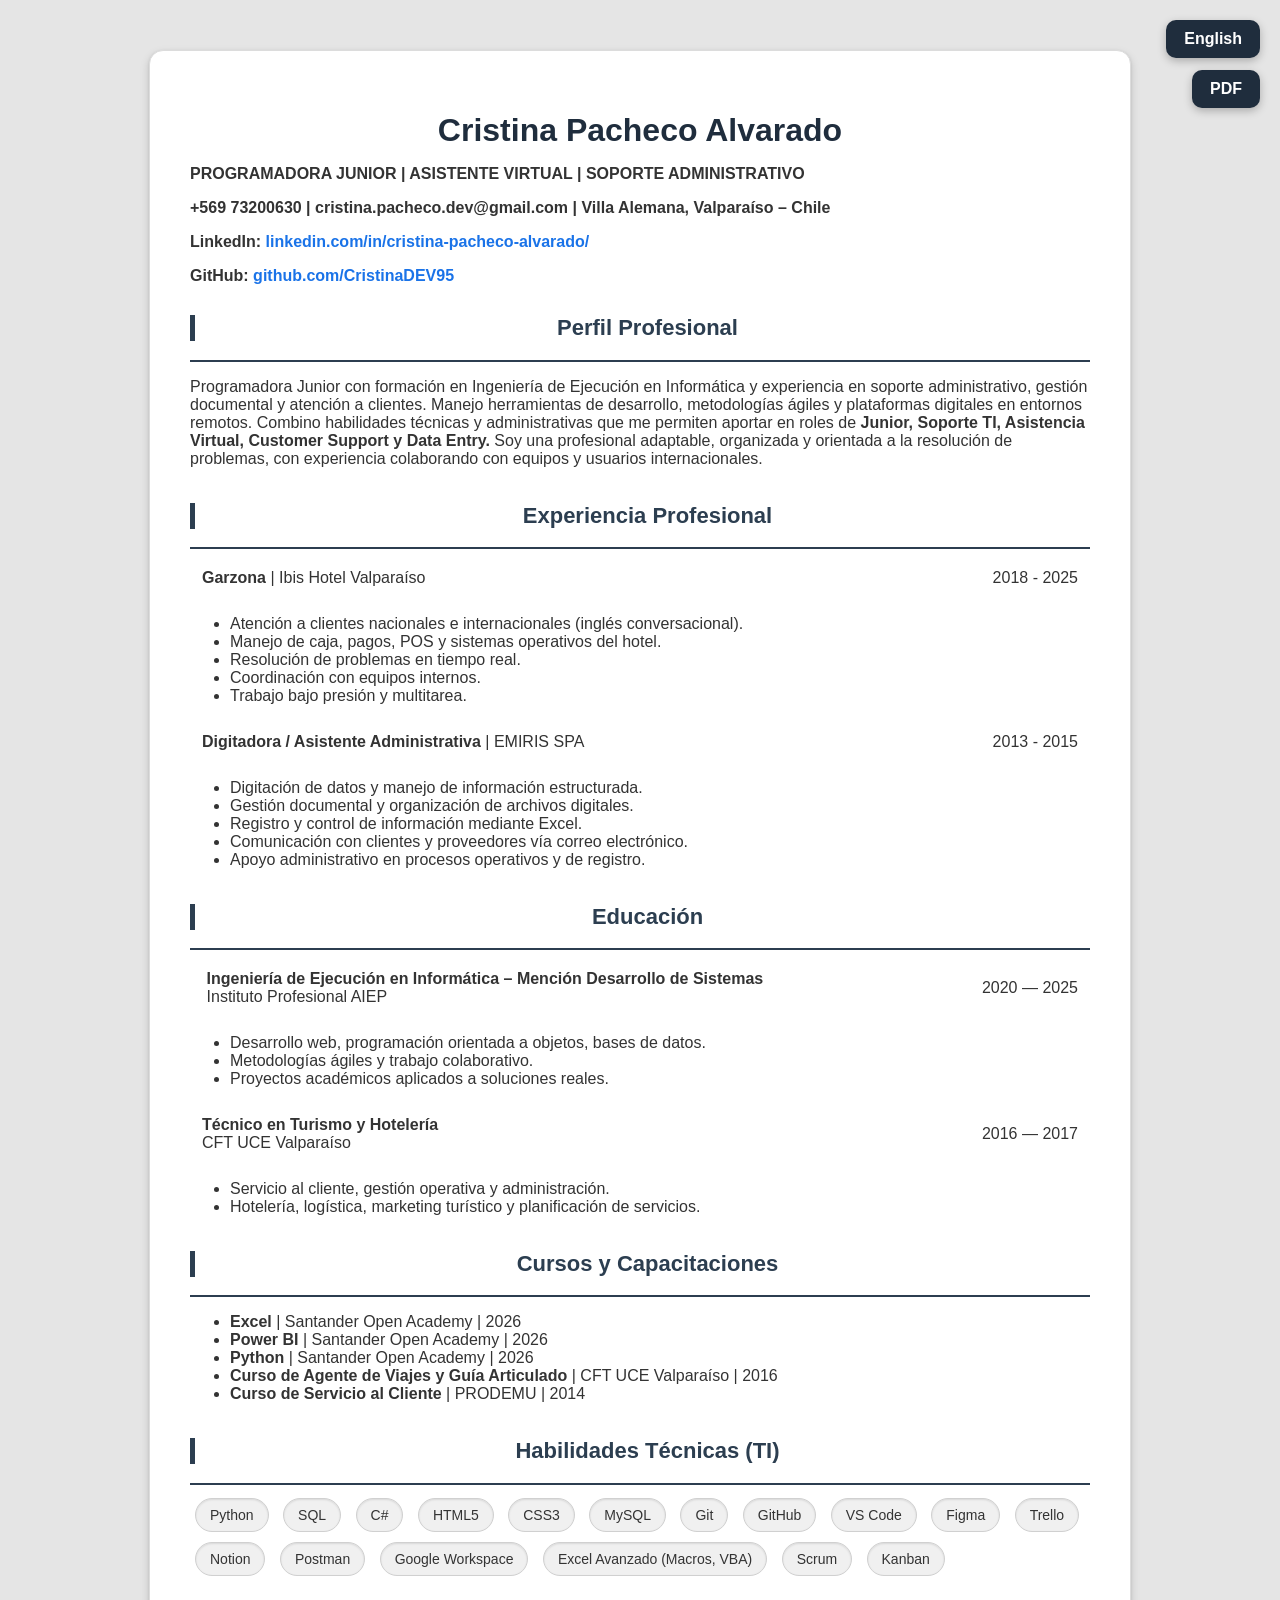
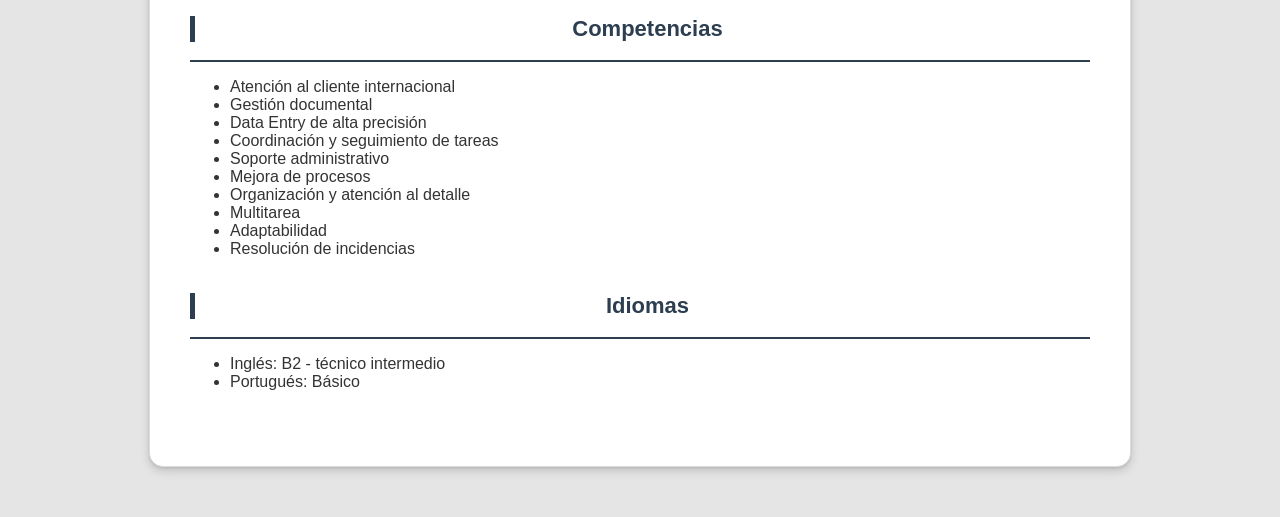
<file: index.html>
<!DOCTYPE html>
<html lang="es">
<head>
    <meta charset="UTF-8">
    <meta name="viewport" content="width=device-width, initial-scale=1.0">
    <title>Cristina Pacheco Alvarado – Resume</title>
    <link rel="stylesheet" href="style.css">
</head>

<body>

    <!-- Botón flotante para cambiar a inglés -->
    <div class="language-switch">
        <a href="english.html">English</a>
    </div>

    
    <div class="download_pdf">
        <a href="doc_/0CV_esp_Cristina Pacheco.pdf" target="_blank">PDF</a>
    </div>

    <div class="container">
        <h1>Cristina Pacheco Alvarado</h1>
        <div class="header-info">
            <p><strong>PROGRAMADORA JUNIOR | ASISTENTE VIRTUAL | SOPORTE ADMINISTRATIVO</strong></p>
            <p><strong>+569 73200630 | cristina.pacheco.dev@gmail.com | Villa Alemana, Valparaíso – Chile</strong> </p>
            <p><strong>LinkedIn:</strong> <a href="https://linkedin.com/in/cristina-pacheco-alvarado/" target="_blank">linkedin.com/in/cristina-pacheco-alvarado/</a></p>
            <p><strong>GitHub:</strong> <a href="https://github.com/CristinaDEV95" target="_blank">github.com/CristinaDEV95</a></p>
        </div>

        <div class="section">
            <h2>Perfil Profesional</h2>
            <hr>
            <p>
                Programadora Junior con formación en Ingeniería de Ejecución en Informática y experiencia en soporte administrativo, gestión documental y atención a clientes. Manejo herramientas de desarrollo, metodologías ágiles y plataformas digitales en entornos remotos. Combino habilidades técnicas y administrativas que me permiten aportar en roles de <strong> Junior, Soporte TI, Asistencia Virtual, Customer Support y Data Entry.</strong> Soy una profesional adaptable, organizada y orientada a la resolución de problemas, con experiencia colaborando con equipos y usuarios internacionales.
            </p>
        </div>

        <div class="section">
            <h2>Experiencia Profesional</h2>
            <hr>
            <table style="width: 100%">
                <tr>
                    <td style="text-align: left; padding: 10px;"><strong>Garzona</strong> | Ibis Hotel Valparaíso</td>
                    <td style="text-align: right; padding: 10px;">2018 - 2025</td>
                </tr>
            </table>
            <ul>
                <li>Atención a clientes nacionales e internacionales (inglés conversacional).</li>
                <li>Manejo de caja, pagos, POS y sistemas operativos del hotel.</li>
                <li>Resolución de problemas en tiempo real.</li>
                <li>Coordinación con equipos internos.</li>
                <li>Trabajo bajo presión y multitarea.</li>
            </ul>

            <table style="width: 100%">
                <tr>
                    <td style="text-align: left; padding: 10px;"><strong>Digitadora / Asistente Administrativa</strong> | EMIRIS SPA</td>
                    <td style="text-align: right; padding: 10px;">2013 - 2015</td>
                </tr>
            </table>
            <ul>
                <li>Digitación de datos y manejo de información estructurada.</li>
                <li>Gestión documental y organización de archivos digitales.</li>
                <li>Registro y control de información mediante Excel.</li>
                <li>Comunicación con clientes y proveedores vía correo electrónico.</li>
                <li>Apoyo administrativo en procesos operativos y de registro.</li>
            </ul>
        </div>

        <div class="section">
            <h2>Educación</h2>
            <hr>

            <table style="width: 100%">
                <th>
                    <td style="text-align: left; padding: 10px;"><strong>Ingeniería de Ejecución en Informática – Mención Desarrollo de Sistemas</strong><br>Instituto Profesional AIEP</td>
                    <td style="text-align: right; padding: 10px;"> 2020 — 2025</td>
                </tr>
            </table>
            <ul>
                <li>Desarrollo web, programación orientada a objetos, bases de datos.</li>
                <li>Metodologías ágiles y trabajo colaborativo.</li>
                <li>Proyectos académicos aplicados a soluciones reales.</li>
            </ul>

            <table style="width: 100%">
                <tr>
                    <td style="text-align: left; padding: 10px;"><strong>Técnico en Turismo y Hotelería</strong><br>CFT UCE Valparaíso</td>
                    <td style="text-align: right; padding: 10px;"> 2016 — 2017</td>
                </tr>
            </table>
            <ul>
                <li>Servicio al cliente, gestión operativa y administración.</li>
                <li>Hotelería, logística, marketing turístico y planificación de servicios.</li>
            </ul>
        </div>

        <div class="section">
            <h2>Cursos y Capacitaciones</h2>
            <hr>
            <ul>
                <li><strong>Excel </strong> | Santander Open Academy | 2026</li>
                <li><strong>Power BI </strong> | Santander Open Academy | 2026</li>
                <li><strong>Python</strong> | Santander Open Academy | 2026</li>
                <li><strong>Curso de Agente de Viajes y Guía Articulado</strong> | CFT UCE Valparaíso | 2016</li>
                <li><strong>Curso de Servicio al Cliente</strong> | PRODEMU | 2014</li>
            </ul>      
        
        </div>
        <div class="section">
            <h2>Habilidades Técnicas (TI)</h2>
            <hr>
            <div class="skills">
                <span>Python</span>
                <span>SQL</span>
                <span>C#</span>
                <span>HTML5</span>
                <span>CSS3</span>
                <span>MySQL</span>
                <span>Git</span>
                <span>GitHub</span>
                <span>VS Code</span>
                <span>Figma</span>
                <span>Trello</span>
                <span>Notion</span>
                <span>Postman</span>
                <span>Google Workspace</span>
                <span>Excel Avanzado (Macros, VBA)</span>
                <span>Scrum</span>
                <span>Kanban</span>
            </div>
        </div>

        <div class="section">
            <h2>Competencias</h2>
            <hr>
            <ul>
                <li>Atención al cliente internacional</li>
                <li>Gestión documental</li>
                <li>Data Entry de alta precisión</li>
                <li>Coordinación y seguimiento de tareas</li>
                <li>Soporte administrativo</li>
                <li>Mejora de procesos</li>
                <li>Organización y atención al detalle</li>
                <li>Multitarea</li>
                <li>Adaptabilidad</li>
                <li>Resolución de incidencias</li>
            </ul>
        </div>

        <div class="section">
            <h2>Idiomas</h2>
            <hr>
            <div class="skills">
                <ul>
                    <li>Inglés: B2 - técnico intermedio</li>
                    <li>Portugués: Básico</li>
                </ul>
            </div>
        </div>
    </div>
</body>
</html>
</file>
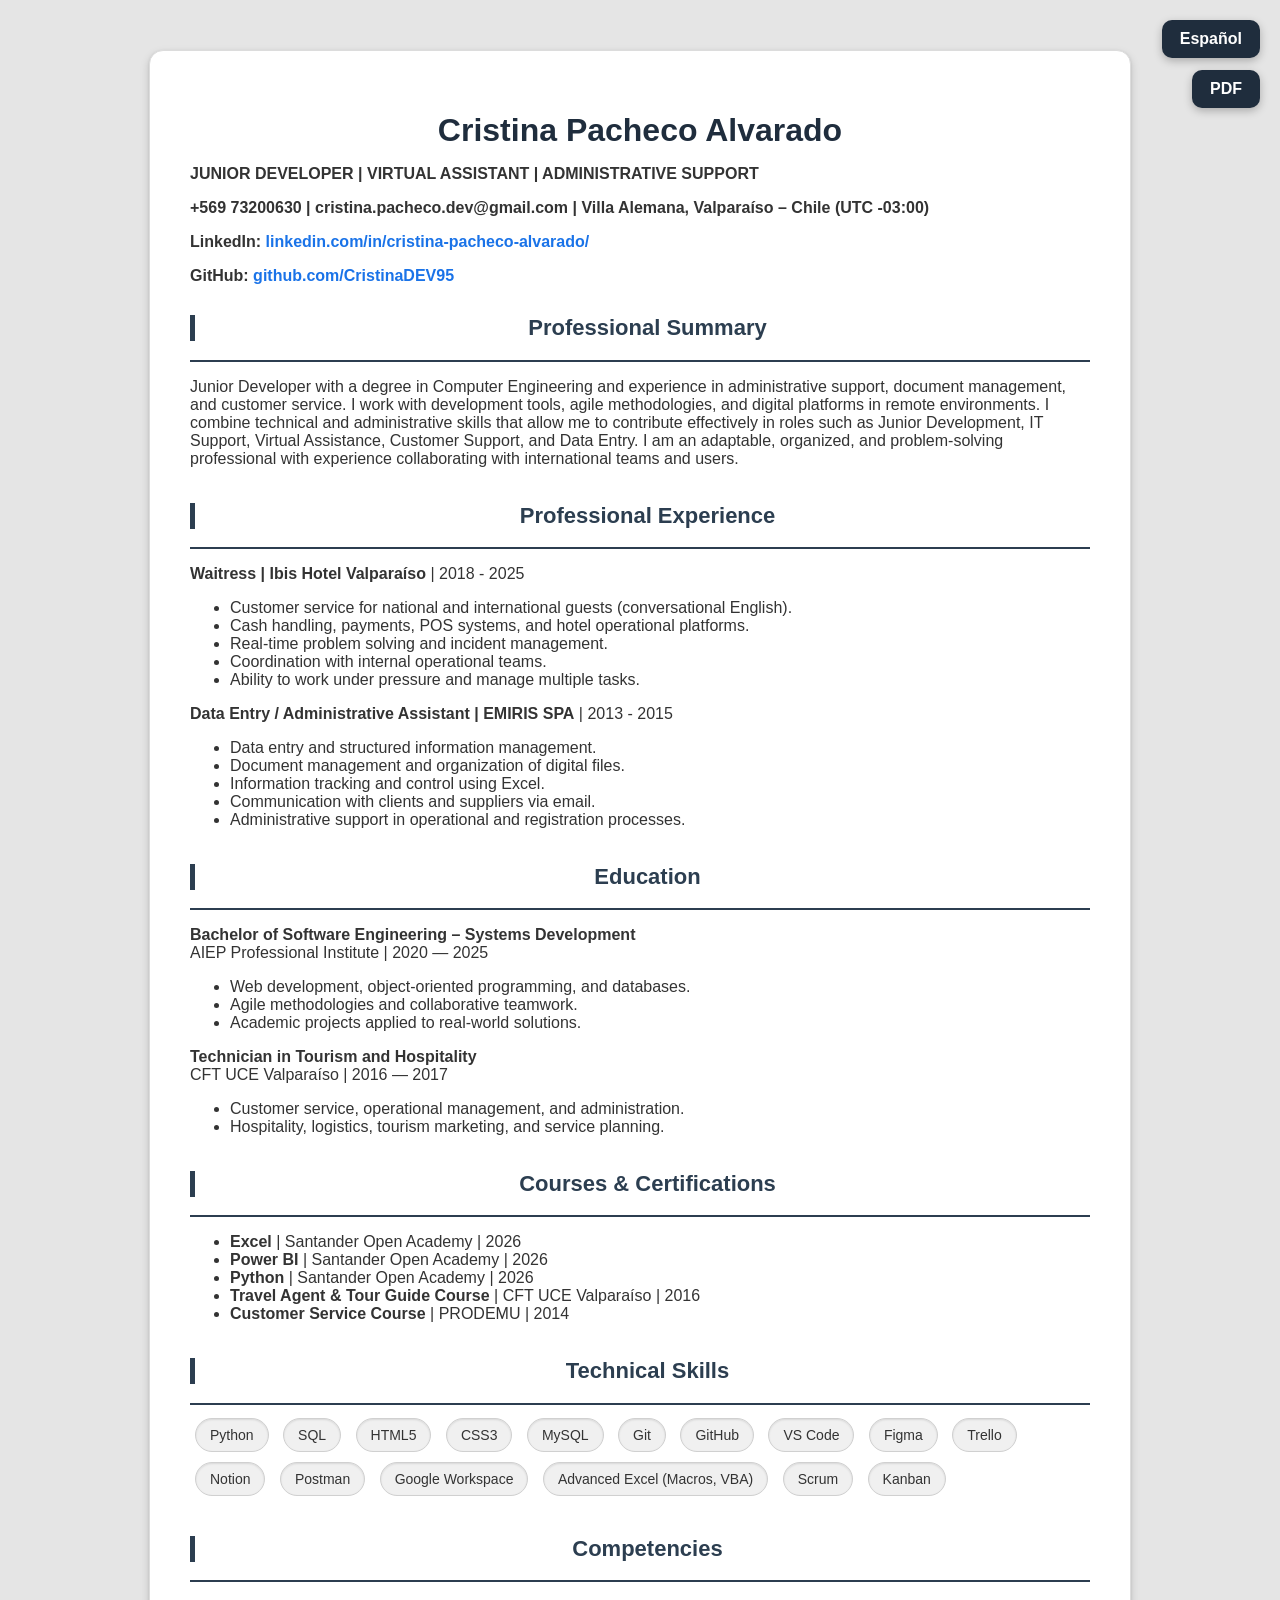
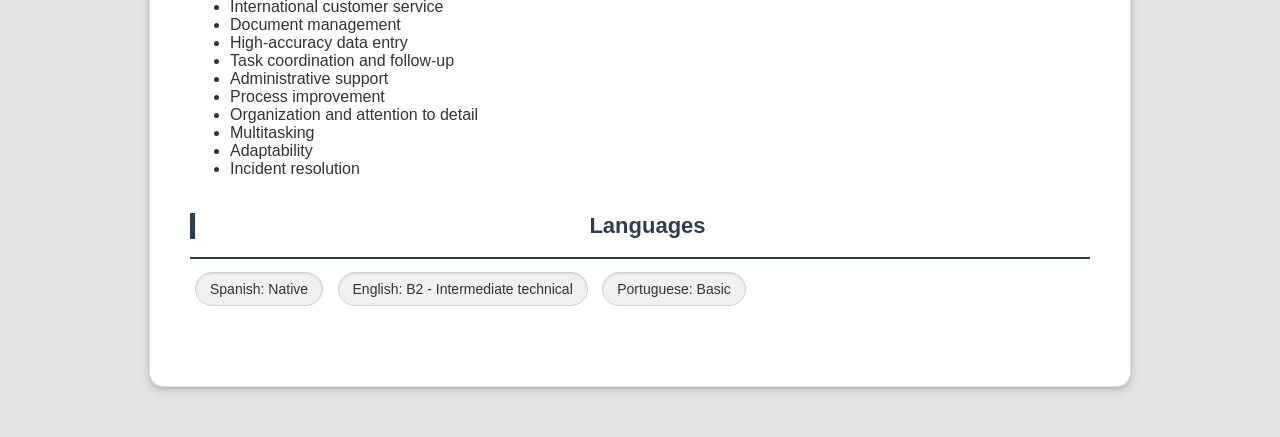
<file: english.html>
<!DOCTYPE html>
<html lang="en">
<head>
    <meta charset="UTF-8">
    <meta name="viewport" content="width=device-width, initial-scale=1.0">
    <title>Cristina Pacheco Alvarado – Resume</title>
    <link rel="stylesheet" href="style.css">
</head>

<body>

    <!-- Floating button to switch back to Spanish -->
    <div class="language-switch">
        <a href="index.html">Español</a>
    </div>

    <div class="download_pdf">
        <a href="doc_/0CV_eng_Cristina Pacheco.pdf" target="_blank">PDF</a>
    </div>

    <div class="container">

        <h1>Cristina Pacheco Alvarado</h1>

        <div class="header-info">
            <p><strong>JUNIOR DEVELOPER | VIRTUAL ASSISTANT | ADMINISTRATIVE SUPPORT</strong></p>
            <p><strong>+569 73200630 | cristina.pacheco.dev@gmail.com | Villa Alemana, Valparaíso – Chile (UTC -03:00)</strong></p>
            <p><strong>LinkedIn:</strong> <a href="https://linkedin.com/in/cristina-pacheco-alvarado/" target="_blank">linkedin.com/in/cristina-pacheco-alvarado/</a></p>
            <p><strong>GitHub:</strong> <a href="https://github.com/CristinaDEV95" target="_blank">github.com/CristinaDEV95</a></p>
        </div>

        <div class="section">
            <h2>Professional Summary</h2>
            <hr>
            <p>
                Junior Developer with a degree in Computer Engineering and experience in administrative support, document management, and customer service. I work with development tools, agile methodologies, and digital platforms in remote environments. I combine technical and administrative skills that allow me to contribute effectively in roles such as Junior Development, IT Support, Virtual Assistance, Customer Support, and Data Entry. I am an adaptable, organized, and problem‑solving professional with experience collaborating with international teams and users.
            </p>
        </div>

        <div class="section">
            <h2>Professional Experience</h2>
<hr>
            <p><strong>Waitress | Ibis Hotel Valparaíso</strong> | 2018 - 2025</p>
            <ul>
                <li>Customer service for national and international guests (conversational English).</li>
                <li>Cash handling, payments, POS systems, and hotel operational platforms.</li>
                <li>Real-time problem solving and incident management.</li>
                <li>Coordination with internal operational teams.</li>
                <li>Ability to work under pressure and manage multiple tasks.</li>
            </ul>

            <p><strong>Data Entry / Administrative Assistant | EMIRIS SPA</strong> | 2013 - 2015</p>
            <ul>
                <li>Data entry and structured information management.</li>
                <li>Document management and organization of digital files.</li>
                <li>Information tracking and control using Excel.</li>
                <li>Communication with clients and suppliers via email.</li>
                <li>Administrative support in operational and registration processes.</li>
            </ul>
        </div>

        <div class="section">
            <h2>Education</h2>
<hr>
            <p><strong>Bachelor of Software Engineering – Systems Development</strong><br>
            AIEP Professional Institute | 2020 — 2025</p>
            <ul>
                <li>Web development, object-oriented programming, and databases.</li>
                <li>Agile methodologies and collaborative teamwork.</li>
                <li>Academic projects applied to real-world solutions.</li>
            </ul>

            <p><strong>Technician in Tourism and Hospitality</strong><br>
            CFT UCE Valparaíso | 2016 — 2017</p>
            <ul>
                <li>Customer service, operational management, and administration.</li>
                <li>Hospitality, logistics, tourism marketing, and service planning.</li>
            </ul>
        </div>

        <div class="section">
            <h2>Courses & Certifications</h2>
            <hr>
            <ul>
                <li><strong>Excel </strong> | Santander Open Academy | 2026</li>
                <li><strong>Power BI </strong> | Santander Open Academy | 2026</li>
                <li><strong>Python</strong> | Santander Open Academy | 2026</li>
                <li><strong>Travel Agent & Tour Guide Course</strong> | CFT UCE Valparaíso | 2016</li>
                <li><strong>Customer Service Course</strong> | PRODEMU | 2014</li>
            </ul>
        </div>

        <div class="section">
            <h2>Technical Skills</h2>
            <hr>
            <div class="skills">
                <span>Python</span>
                <span>SQL</span>
                <span>HTML5</span>
                <span>CSS3</span>
                <span>MySQL</span>
                <span>Git</span>
                <span>GitHub</span>
                <span>VS Code</span>
                <span>Figma</span>
                <span>Trello</span>
                <span>Notion</span>
                <span>Postman</span>
                <span>Google Workspace</span>
                <span>Advanced Excel (Macros, VBA)</span>
                <span>Scrum</span>
                <span>Kanban</span>
            </div>
        </div>

        <div class="section">
            <h2>Competencies</h2>
            <hr>
            <ul>
                <li>International customer service </li>
                <li>Document management</li>
                <li>High‑accuracy data entry</li>
                <li>Task coordination and follow‑up</li>
                <li>Administrative support</li>
                <li>Process improvement</li>
                <li>Organization and attention to detail</li>
                <li>Multitasking</li>
                <li>Adaptability</li>
                <li>Incident resolution</li>
            </ul>
        </div>

        <div class="section">
            <h2>Languages</h2>
            <hr>
            <div class="skills">
                <span>Spanish: Native</span>
                <span>English: B2 - Intermediate technical</span>
                <span>Portuguese: Basic</span>
            </div>
        </div>

    </div>
</body>
</html>
</file>
<file: style.css>
body {
    font-family: 'Segoe UI', Arial, sans-serif;
    margin: 0;
    padding: 0;
    background: #e5e5e5; /* Fondo tipo hardboard */
    color: #333;
    ;
}

/* Contenedor principal estilo tarjeta */
.container {
    max-width: 900px;
    margin: 50px auto;
    background: #ffffff;
    padding: 40px;
    border-radius: 14px;
    box-shadow: 
        0 4px 10px rgba(0,0,0,0.15),
        0 1px 3px rgba(0,0,0,0.1);
    border: 1px solid #dcdcdc;
}

/* Títulos */
h1 {
    text-align: center;
    font-size: 32px;
    margin-bottom: 10px;
    color: #1f2d3d;
}

h2 {
    text-align: center;
    font-size: 22px;
    margin-top: 30px;
    color: #2c3e50;
    border-left: 5px solid #2c3e50;
    padding-left: 10px;
}

/* Secciones */
.section {
    margin-bottom: 35px;
}

/* Chips de habilidades */
.skills span {
    display: inline-block;
    background: #f0f0f0;
    padding: 8px 14px;
    margin: 5px;
    border-radius: 20px;
    font-size: 14px;
    border: 1px solid #d0d0d0;
    box-shadow: inset 0 1px 2px rgba(0,0,0,0.1);
}

/* Enlaces */
a {
    color: #1a73e8;
    text-decoration: none;
    font-weight: 600;
}
a:hover {
    text-decoration: underline;
}

/* Botón flotante de idioma */
.language-switch {
    position: fixed;
    top: 20px;
    right: 20px;
    background: #1f2d3d;
    padding: 10px 18px;
    border-radius: 10px;
    box-shadow: 0 3px 8px rgba(0,0,0,0.25);
    z-index: 999;
}
.language-switch a {
    color: white;
    font-weight: bold;
}
.language-switch a:hover {
    text-decoration: underline;
}

.download_pdf {
    position: fixed;
    top: 70px;
    right: 20px;
    background: #1f2d3d;
    padding: 10px 18px;
    border-radius: 10px;
    box-shadow: 0 3px 8px rgba(0,0,0,0.25);
    z-index: 999;
}
.download_pdf a {
    color: white;
    font-weight: bold;
}
.download_pdf a:hover {
    text-decoration: underline;
}

hr {
    border: 1px solid #2c3e50;
    margin: 1px 1;
}
</file>
